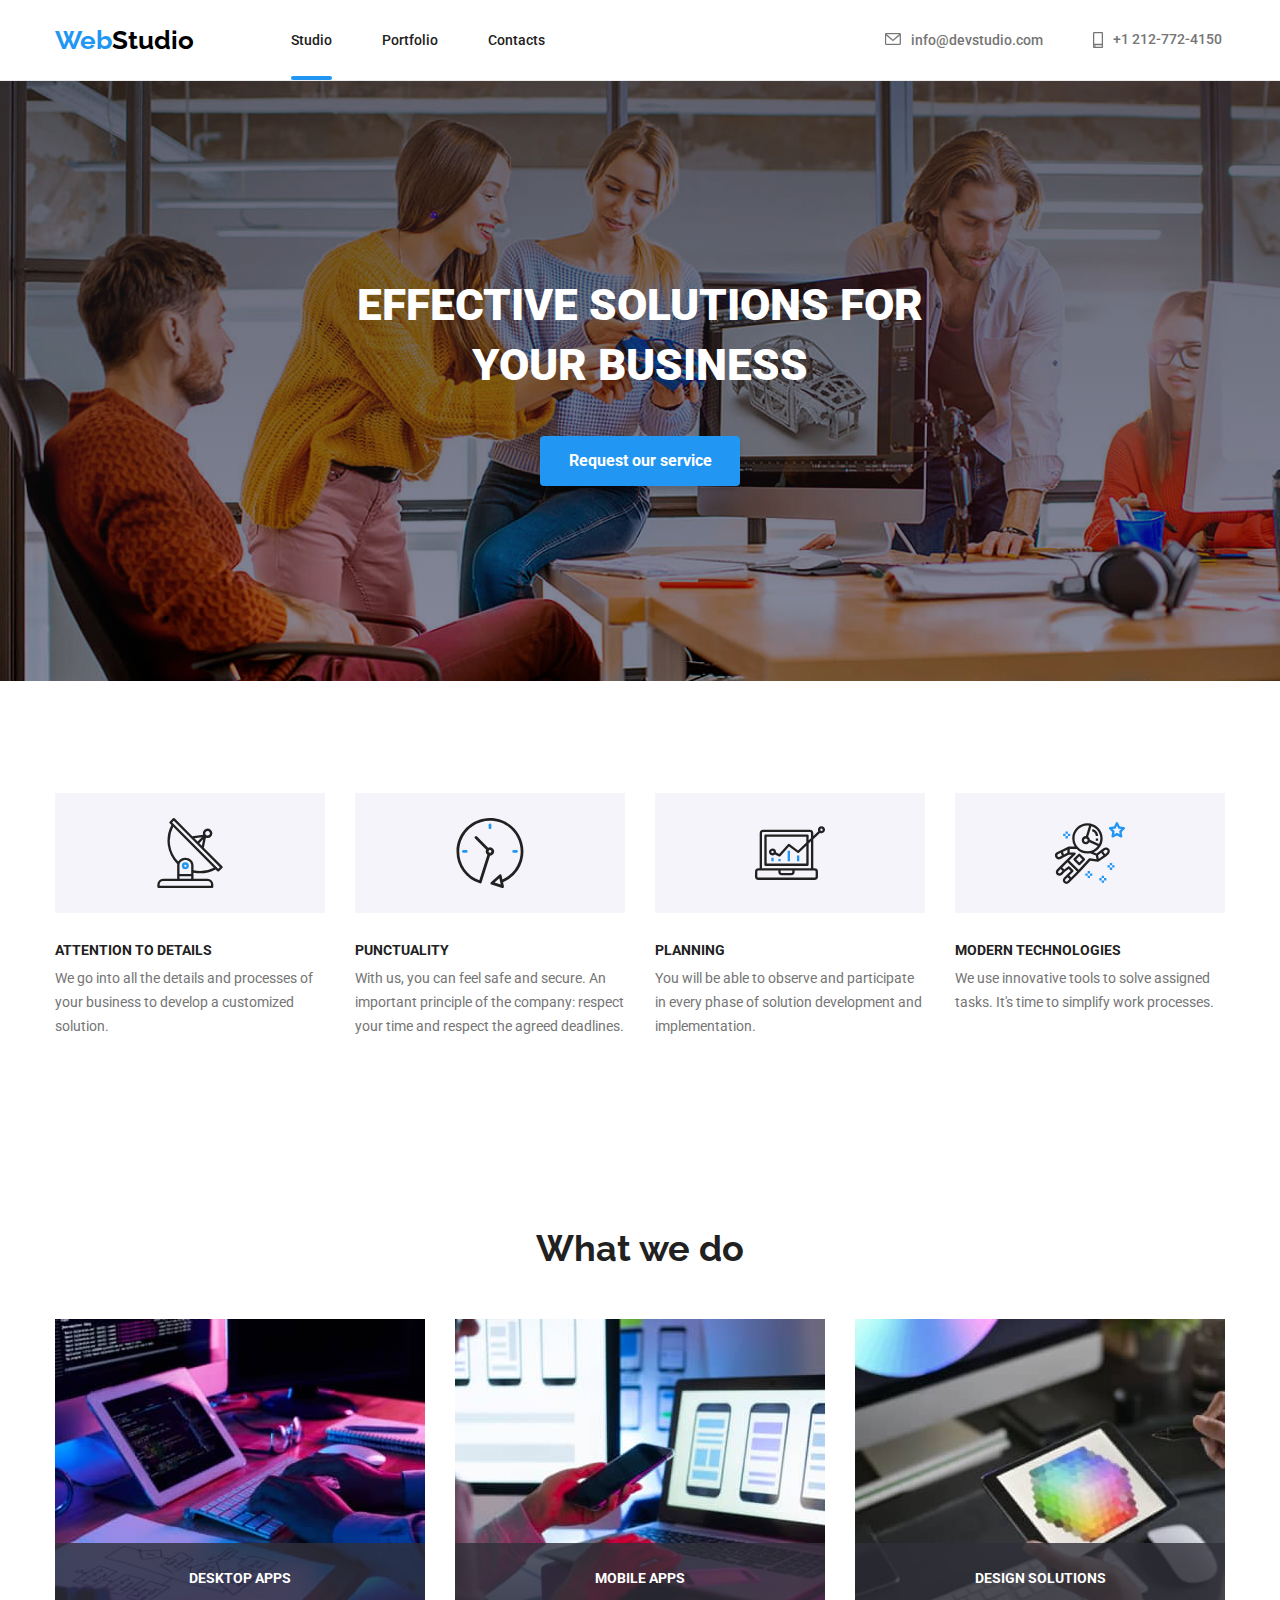
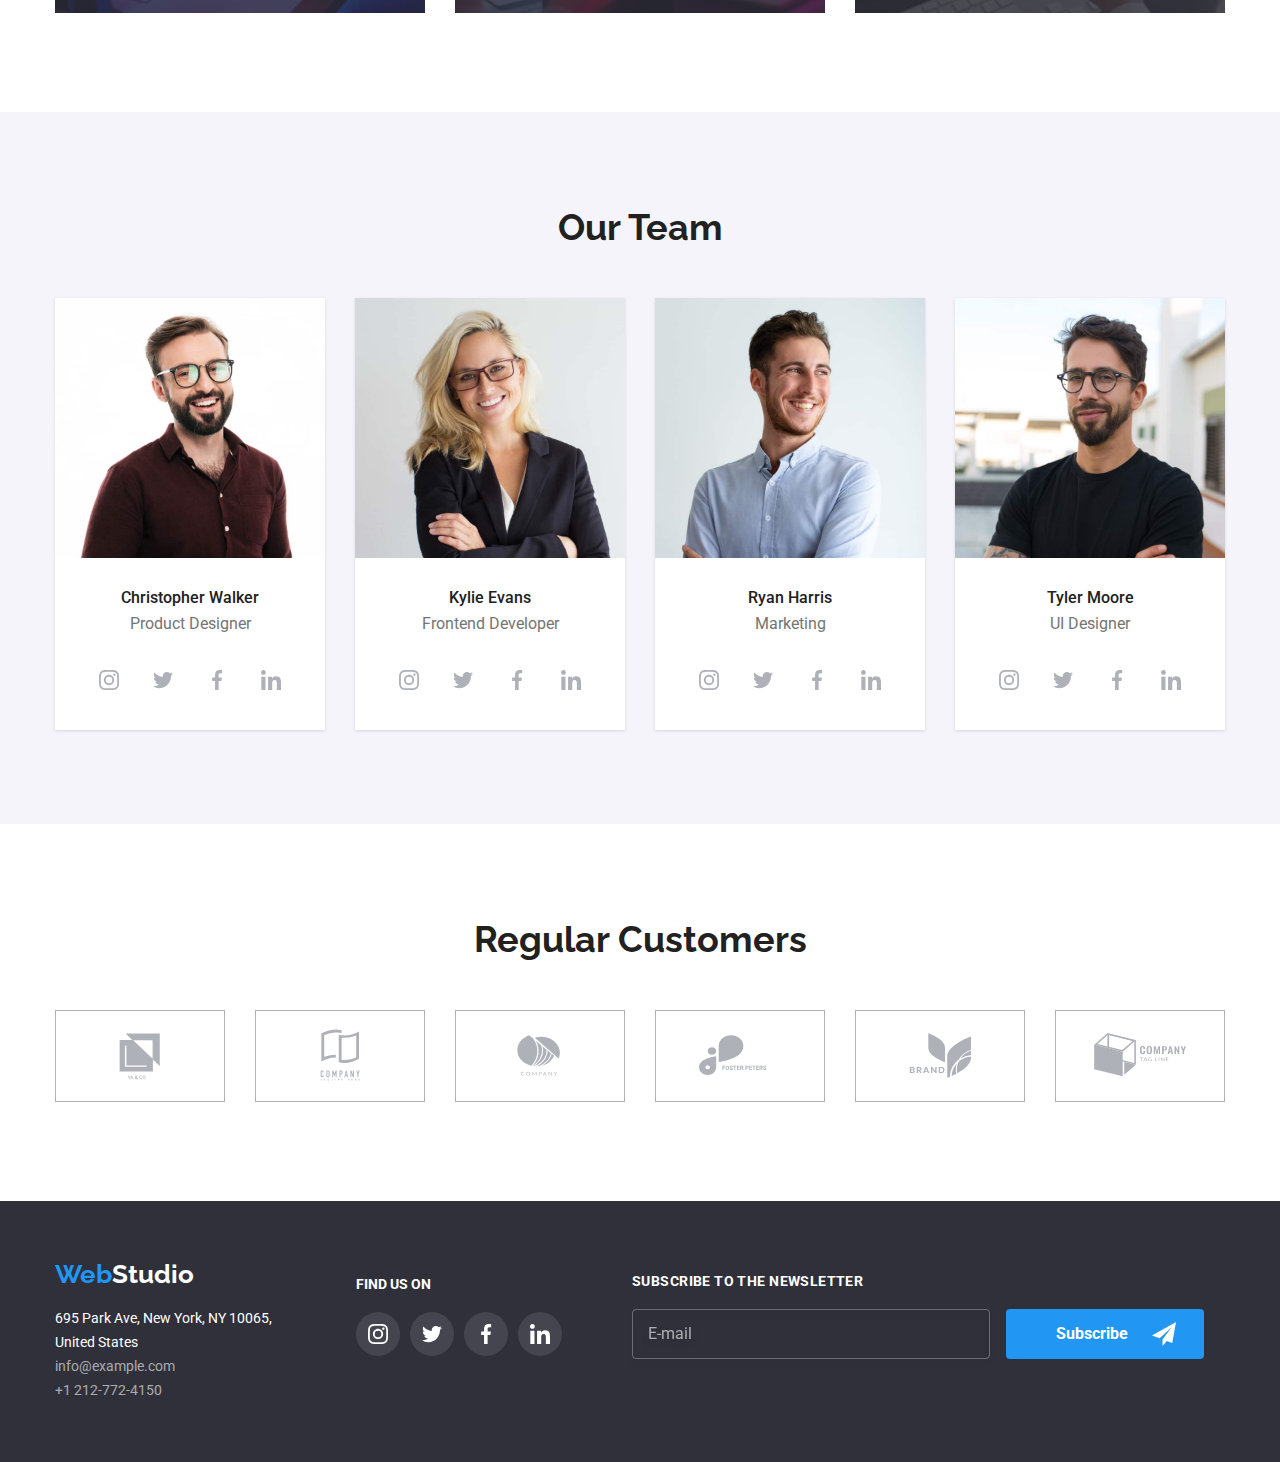
<file: index.html>
<!DOCTYPE html>
<html lang="pl">
  <head>
    <meta charset="UTF-8" />
    <meta http-equiv="X-UA-Compatible" content="IE=edge" />
    <meta name="viewport" content="width=device-width, initial-scale=1.0" />
    <title>Studio</title>
    <link rel="preconnect" href="https://fonts.googleapis.com" />
    <link rel="preconnect" href="https://fonts.gstatic.com" crossorigin />
    <link
      href="https://fonts.googleapis.com/css2?family=Raleway:wght@700&family=Roboto:wght@400;500;700;900&display=swap"
      rel="stylesheet"
    />
    <link rel="stylesheet" href="./css/modern-normalize.css" />
    <link rel="stylesheet" href="./css/styles.css" />
  </head>
  <body>
   
    <header>
      <div class="backdrop is-hidden" data-modal><div class="modal"><button class="modal-btn" data-modal-close><svg width="30" height="30">
        <use href="./images/icons.svg#icon-close"></use></svg>
      </button>
    <div><form><h3 class="modalHeader">Leave you information and we'll call you back</h3>
    <label class="modalLabel">  
      <svg class="modalIcon" width="18" height="18">
        
        <use href="./images/icons.svg#icon-person"></use></svg>
        Name
      <input class="modalInput" type="text" name="username">
      </label>
    <label class="modalLabel"> <svg class="modalIcon" width="18" height="18">
        <use href="./images/icons.svg#icon-phone"></use></svg>
        Telephone
      <input class="modalInput" type="tel" name="tel"></label>
    <label class="modalLabel"> <svg class="modalIcon" width="18" height="18">
        <use href="./images/icons.svg#icon-email-modal"></use></svg>
        Email
      <input class="modalInput" type="email" name="email"></label>
      <label class="modalLabel"> 
        Comments
      <textarea class="modalInput modalInputTextarea" type="text" name="comment" placeholder="Enter the text"></textarea></label>
   
    <label class=modalTerms>
      <input class="modalCheckbox" type="checkbox" name="terms">
      
        <svg class="modalIcon" width="16" height="15">
        <use href="./images/icons.svg#icon-checkbox"></use></svg>
        <span class="termsText">I agree with the newsletter and accept the <a href="#">Terms</a> and <a href="#"> Conditions</a> </span>
     

    </label>
    <div>
    <button class="modalSubmitButton" type="submit">Send</button></div>
    </form></div>
    
    </div>
          
    
    </div>
      <div class="border-div">
        <div class="container">
          <div class="header-style">
            <nav class="navbar">
              <a href="#" class="logo"
                >Web<span class="logoSecondColor">Studio</span></a
              >
              <ul class="navbarLinks">
                <li><a href="./index.html" class="navLink currentPage">Studio</a></li>
                <li>
                  <a href="./portfolio.html" class="navLink">Portfolio</a>
                </li>
                <li><a href="#" class="navLink">Contacts</a></li>
              </ul>
            </nav>
            <ul class="header-contacts">
              <li>
                <a href="mailto:info@devstudio.com" class="navAdress">
                  <svg class="contactIcon" width="16" height="12"><use href="./images/icons.svg#icon-envelope"></use></svg>

                  info@devstudio.com
                </a>
              </li>
              <li>
                <a href="Tel:+380961111111" class="navAdress">
                <svg class="contactIcon" width="10" height="16"><use href="./images/icons.svg#icon-smartphone"></use></svg>
                
                  +1 212-772-4150
                
                </a>
              </li>
            </ul>
          </div>
        </div>
      </div>
    </header>
    <main>
      <section class="section bannerBg">
        <div class="container">
          <div class="bannerSection">
            <h1 class="mainSign">EFFECTIVE SOLUTIONS FOR YOUR BUSINESS</h1>
            <button type="button" class="indexButton" data-modal-open>
              Request our service
            </button>
            
        </div>
      </section>

      <section class="section">
        <div class="container">
          <h2 class="emptyHeader"></h2>
          <ul class="rulesList">
            <li class="rulesItem">
              <div class="rulesItem-bg"><svg class="icon-rules" width="70" height="70"><use href="./images/icons.svg#icon-antenna"></use></svg> </div>
              <h3 class="textBlockTitle">ATTENTION TO DETAILS</h3>
              <p class="textBlock">
                We go into all the details and processes of your business to
                develop a customized solution.
              </p>
            </li>
            <li class="rulesItem">
              <div class="rulesItem-bg"><svg class="icon-rules" width="70" height="70"><use href="./images/icons.svg#icon-clock"></use></svg> </div>
              <h3 class="textBlockTitle">PUNCTUALITY</h3>
              <p class="textBlock">
                With us, you can feel safe and secure. An important principle of
                the company: respect your time and respect the agreed deadlines.
              </p>
            </li>
            <li class="rulesItem">
              <div class="rulesItem-bg"><svg class="icon-rules" width="70" height="70"><use href="./images/icons.svg#icon-diagram"></use></svg> </div>
              <h3 class="textBlockTitle">PLANNING</h3>
              <p class="textBlock">
                You will be able to observe and participate in every phase of
                solution development and implementation.
              </p>
            </li>
            <li class="rulesItem">
              <div class="rulesItem-bg"><svg class="icon-rules" width="70" height="70"><use href="./images/icons.svg#icon-astronaut"></use></svg> </div>
              <h3 class="textBlockTitle">MODERN TECHNOLOGIES</h3>
              <p class="textBlock">
                We use innovative tools to solve assigned tasks. It's time to
                simplify work processes.
              </p>
            </li>
          </ul>
        </div>
      </section>
      <section class="section">
        <div class="container">
          <div class="rulesDiv">
          <h2 class="sectionTitle">What we do</h2>
          <ul class="wwdList">
            <li>
              <img
                src="./images/wwd1.jpg"
                width="370"
                height="294"
                alt="programista przy pracy"
              />
              <div class="wwdDescription"><p class="wwdText">DESKTOP APPS</p></div>
            </li>
            <li>
              <img
                src="./images/wwd2.jpg"
                width="370"
                height="294"
                alt="tworzenie aplikacji mobilnych"
              />
              <div class="wwdDescription"><p class="wwdText">Mobile APPS</p></div>
            </li>
            <li>
              <img
                src="./images/wwd3.jpg"
                width="370"
                height="294"
                alt="webdesigner przy pracy"
              />
              <div class="wwdDescription"><p class="wwdText">DESIGN SOLUTIONS</p></div>
            </li>
          </ul>
        </div>
        </div>
      </section>

      <section class="teamSection section">
        <div class="container">
<div class="teamDiv">
        <h2 class="sectionTitle">Our Team</h2>
        <ul class="teamList">
          <li>
            <img
              src="./images/teammember1.jpg"
              width="270"
              height="260"
              alt="zdjęcie Christophera Walkera"
            />
<div class="photoDescription">
            <h3 class="memberName">Christopher Walker</h3>
            <p class="memberDescription">Product Designer</p>
            <ul class="teamSocials">
              <li><a href="#"><svg class="" width="20" height="20"><use href="./images/icons.svg#icon-instagram"></use></svg></a></li>
              <li><a href="#"><svg class="" width="20" height="20"><use href="./images/icons.svg#icon-twitter"></use></svg></a></li>
              <li><a href="#"><svg class="" width="20" height="20"><use href="./images/icons.svg#icon-facebook"></use></svg></a></li>
              <li><a href="#"><svg class="" width="20" height="20"><use href="./images/icons.svg#icon-linkedin"></use></svg></a></li>
            </ul>
            </div>
          </li>
          
          <li>
            <img
              src="./images/teammember2.jpg"
              width="270"
              height="260"
              alt="zdjęcie Kylie Evans"
            />
<div class="photoDescription">
            <h3 class="memberName">Kylie Evans</h3>
            <p class="memberDescription">Frontend Developer</p>
            <ul class="teamSocials">
              <li><a href="#"><svg class="" width="20" height="20"><use href="./images/icons.svg#icon-instagram"></use></svg></a></li>
              <li><a href="#"><svg class="" width="20" height="20"><use href="./images/icons.svg#icon-twitter"></use></svg></a></li>
              <li><a href="#"><svg class="" width="20" height="20"><use href="./images/icons.svg#icon-facebook"></use></svg></a></li>
              <li><a href="#"><svg class="" width="20" height="20"><use href="./images/icons.svg#icon-linkedin"></use></svg></a></li>
            </ul>
            </div>
          </li>
          <li>
            <img
              src="./images/teammember3.jpg"
              width="270"
              height="260"
              alt="zdjęcie Ryana Harrisa"
            />
<div class="photoDescription">
            <h3 class="memberName">Ryan Harris</h3>
            <p class="memberDescription">Marketing</p>
            <ul class="teamSocials">
              <li><a href="#"><svg class="" width="20" height="20"><use href="./images/icons.svg#icon-instagram"></use></svg></a></li>
              <li><a href="#"><svg class="" width="20" height="20"><use href="./images/icons.svg#icon-twitter"></use></svg></a></li>
              <li><a href="#"><svg class="" width="20" height="20"><use href="./images/icons.svg#icon-facebook"></use></svg></a></li>
              <li><a href="#"><svg class="" width="20" height="20"><use href="./images/icons.svg#icon-linkedin"></use></svg></a></li>
            </ul>
            </div>
          </li>
          <li>
            <img
              src="./images/teammember4.jpg"
              width="270"
              height="260"
              alt="zdjęcie Tylera Moore"
            />
<div class="photoDescription">
            <h3 class="memberName">Tyler Moore</h3>
            <p class="memberDescription">UI Designer</p>
            <ul class="teamSocials">
              <li><a href="#"><svg class="" width="20" height="20"><use href="./images/icons.svg#icon-instagram"></use></svg></a></li>
              <li><a href="#"><svg class="" width="20" height="20"><use href="./images/icons.svg#icon-twitter"></use></svg></a></li>
              <li><a href="#"><svg class="" width="20" height="20"><use href="./images/icons.svg#icon-facebook"></use></svg></a></li>
              <li><a href="#"><svg class="" width="20" height="20"><use href="./images/icons.svg#icon-linkedin"></use></svg></a></li>
            </ul>
            </div>
          </li>
        </ul>
        </div>
        </div>
      </section>
      <section class="section">
        <div class="container">
           <h2 class="sectionTitle">Regular Customers</h2>
           <ul class="clientList">
            <li><svg class="clientIcon" width="170" height="92"><use href="./images/icons.svg#icon-client1"></use></svg></li>
            <li><svg class="clientIcon" width="170" height="92"><use href="./images/icons.svg#icon-client2"></use></svg></li>
            <li><svg class="clientIcon" width="170" height="92"><use href="./images/icons.svg#icon-client3"></use></svg></li>
            <li><svg class="clientIcon" width="170" height="92"><use href="./images/icons.svg#icon-client4"></use></svg></li>
            <li><svg class="clientIcon" width="170" height="92"><use href="./images/icons.svg#icon-client5"></use></svg></li>
            <li><svg class="clientIcon" width="170" height="92"><use href="./images/icons.svg#icon-client6"></use></svg></li> 
           </ul>
        </div>

      </section>
      
    </main>
    <footer>
      <div class="footerBg">
        <div class="container"><div class="footerWrapper">
          <div class="footer-style">
          <a href="./index.html" class="logo"
            >Web<span class="logoFooterColor">Studio</span></a
          >
          <address>
            <p class="footerAdress">
              695 Park Ave, New York, NY 10065, United States
            </p>
            <ul class="footerContactList">
              <li>
                <a href="mailto:info@example.com" class="footerContact">
                  info@example.com
                </a>
              </li>
              <li>
                <a href="Tel:+1212-772-4150" class="footerContact">
                  +1 212-772-4150
                </a>
              </li>
            </ul>
          </address>
        </div>
        <div class="footerSocials">
          <p>find us on</p>
          <ul class="footerSocialsList">
              <li><a href="#"><svg class="" width="20" height="20"><use href="./images/icons.svg#icon-instagram"></use></svg></a></li>
              <li><a href="#"><svg class="" width="20" height="20"><use href="./images/icons.svg#icon-twitter"></use></svg></a></li>
              <li><a href="#"><svg class="" width="20" height="20"><use href="./images/icons.svg#icon-facebook"></use></svg></a></li>
              <li><a href="#"><svg class="" width="20" height="20"><use href="./images/icons.svg#icon-linkedin"></use></svg></a></li>
            </ul>
        </div>
       <form class="newsletter">
        <label><span class="newsletterHeader">Subscribe to the newsletter</span><input class="newsletterInput" type="email" name="email" placeholder="E-mail"></label>
       <button class="newsletterButton" type="submit">Subscribe
        <svg width="24" height="24" class="newsletterIcon">
             <use href="./images/icons.svg#icon-send"></use>
            </svg>
          </button>
      </form>
        </div>
      </div>
    </footer>
      
    <script src="./js/modal.js"></script>
   
  </body>
</html>
</file>
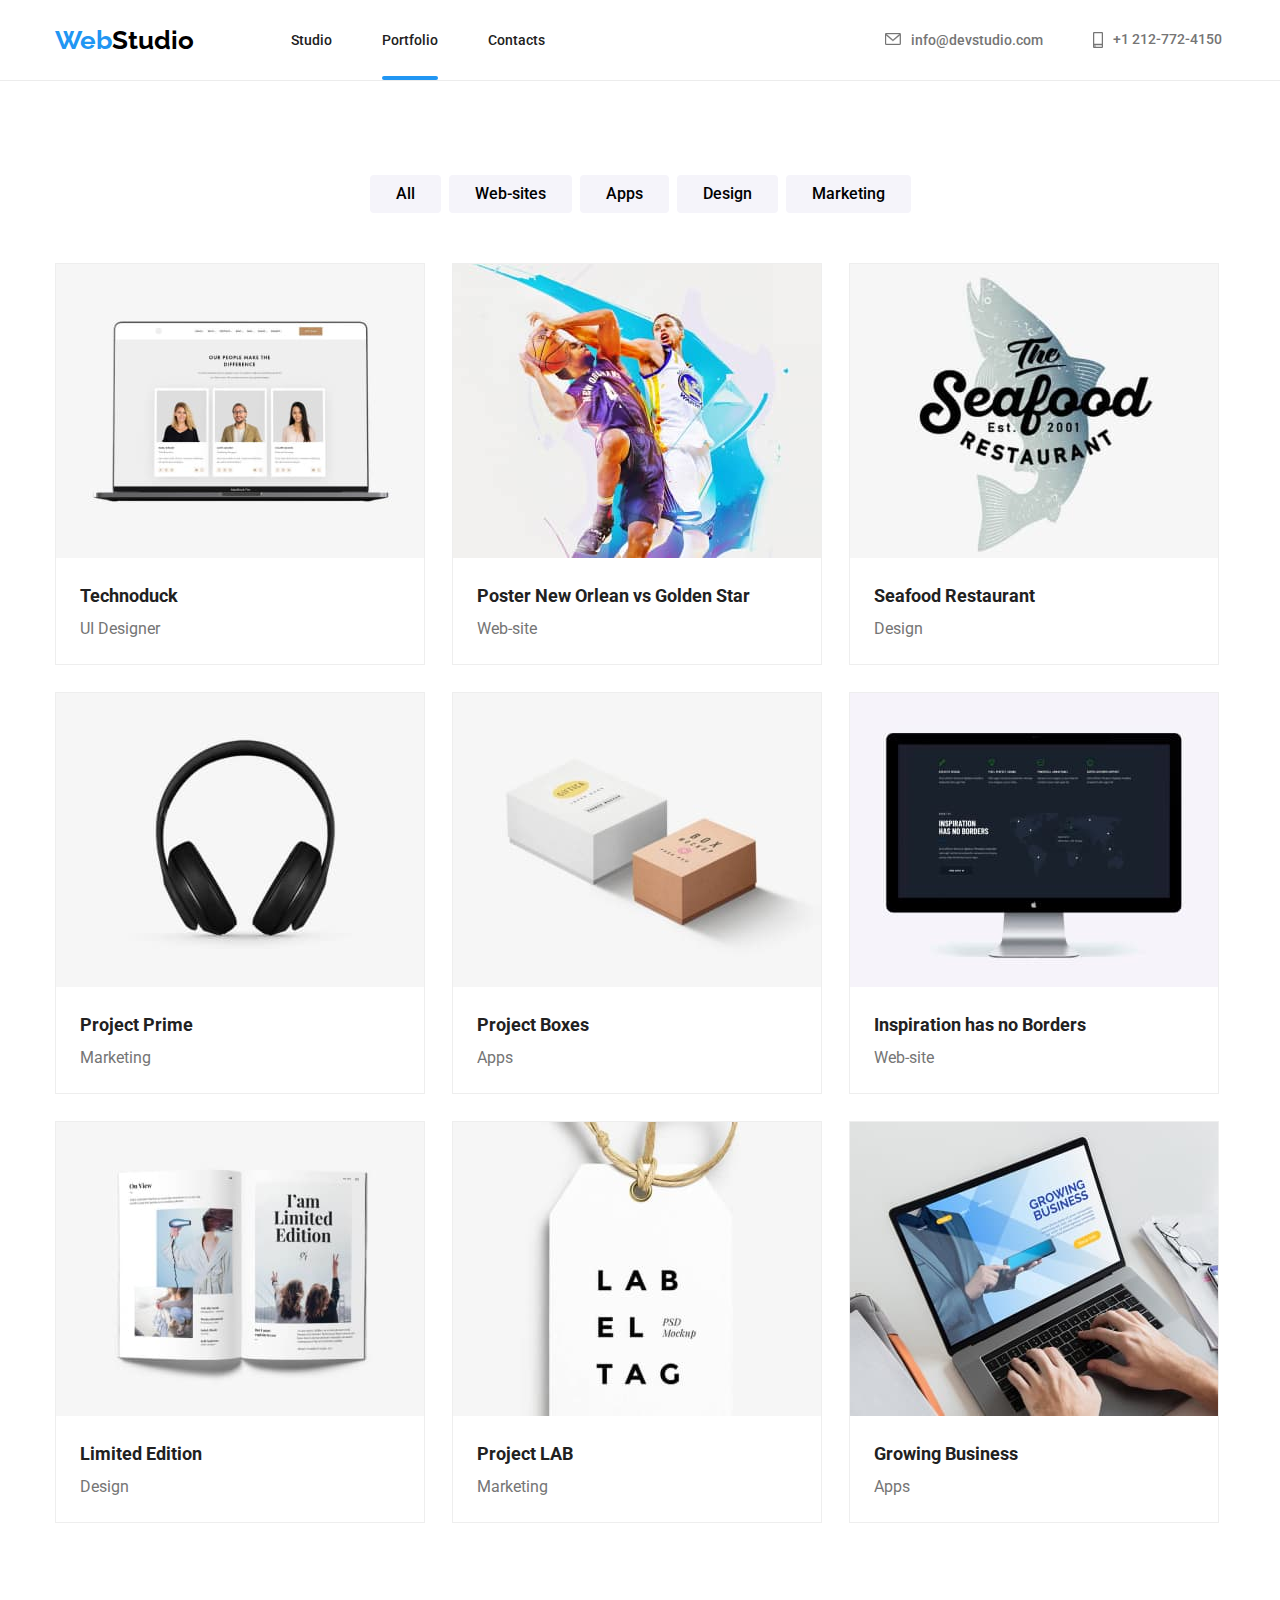
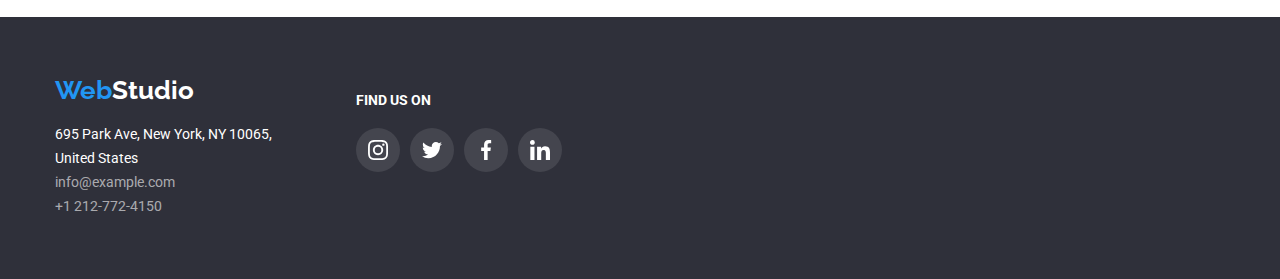
<file: portfolio.html>
<!DOCTYPE html>
<html lang="pl">
  <head>
    <meta charset="UTF-8" />
    <meta http-equiv="X-UA-Compatible" content="IE=edge" />
    <meta name="viewport" content="width=	, initial-scale=1.0" />
    <title>Portfolio</title>
    <link rel="preconnect" href="https://fonts.googleapis.com" />
    <link rel="preconnect" href="https://fonts.gstatic.com" crossorigin />
    <link
      href="https://fonts.googleapis.com/css2?family=Raleway:wght@700&family=Roboto:wght@400;500;700;900&display=swap"
      rel="stylesheet"
    />
    <link rel="stylesheet" href="./css/modern-normalize.css" />
    <link rel="stylesheet" href="./css/styles.css" />
  </head>
  <body>
   <header>
      <div class="border-div">
        <div class="container">
          <div class="header-style">
            <nav class="navbar">
              <a href="#" class="logo"
                >Web<span class="logoSecondColor">Studio</span></a
              >
              <ul class="navbarLinks">
                <li><a href="./index.html" class="navLink">Studio</a></li>
                <li>
                  <a href="./portfolio.html" class="navLink currentPage">Portfolio</a>
                </li>
                <li><a href="#" class="navLink">Contacts</a></li>
              </ul>
            </nav>
            <ul class="header-contacts">
              <li>
                <a href="mailto:info@devstudio.com" class="navAdress">
                  <svg class="contactIcon" width="16" height="12"><use href="./images/icons.svg#icon-envelope"></use></svg>

                  info@devstudio.com
                </a>
              </li>
              <li>
                <a href="Tel:+380961111111" class="navAdress">
                <svg class="contactIcon" width="10" height="16"><use href="./images/icons.svg#icon-smartphone"></use></svg>
                
                  +1 212-772-4150
                
                </a>
              </li>
            </ul>
          </div>
        </div>
      </div>
    </header>

    <main>
      <section class="section">
        <div class="container">
        <ul class="buttonList">
          <li><button class="portfolioButton" type="button">All</button></li>
          <li>
            <button class="portfolioButton" type="button">Web-sites</button>
          </li>
          <li><button class="portfolioButton" type="button">Apps</button></li>
          <li>
            <button class="portfolioButton" type="button">Design</button>
          </li>
          <li>
            <button class="portfolioButton" type="button">Marketing</button>
          </li>
        </ul>
        </div>
      
        <div class="container">
        <ul class="itemList">
          <li><div><div class="overflowContainer">
            <div class="itemHoverBox"><p>Technoduck is a state-of-the-art coronavirus distribution platform.
               Companies use this platform for digital espionage and attacks on competitors' secure servers.</p></div>
            <img
              src="./images/technoduck.jpg"
              width="370"
              height="294"
              alt="laptop z otwartą stroną internetową"
            />
            </div>
            <h3 class="itemName">Technoduck</h3>
            <p class="itemDescription">UI Designer</p>
            
          </div>
          </li>

          <li><div><div class="overflowContainer">
            <div class="itemHoverBox"><p>Technoduck is a state-of-the-art coronavirus distribution platform.
               Companies use this platform for digital espionage and attacks on competitors' secure servers.</p></div>
            <img
              src="./images/poster.jpg"
              width="370"
              height="294"
              alt="plakat z koszykarzami"
            />
              </div>
            <h3 class="itemName">Poster New Orlean vs Golden Star</h3>
            <p class="itemDescription">Web-site</p>
            </div>
          </li>

          <li><div><div class="overflowContainer">
            <div class="itemHoverBox"><p>Technoduck is a state-of-the-art coronavirus distribution platform.
               Companies use this platform for digital espionage and attacks on competitors' secure servers.</p></div>
            <img
              src="./images/restaurant.jpg"
              width="370"
              height="294"
              alt="logo restauracji"
            />
</div>
            <h3 class="itemName">Seafood Restaurant</h3>
            <p class="itemDescription">Design</p></div>
          </li>

          <li><div><div class="overflowContainer">
            <div class="itemHoverBox"><p>Technoduck is a state-of-the-art coronavirus distribution platform.
               Companies use this platform for digital espionage and attacks on competitors' secure servers.</p></div>
            <img
              src="./images/prime.jpg"
              width="370"
              height="294"
              alt="zdjęcie otawrtej aplikacji webowej"
            />
</div>
            <h3 class="itemName">Project Prime</h3>
            <p class="itemDescription">Marketing</p></div>
          </li>

          <li><div><div class="overflowContainer">
            <div class="itemHoverBox"><p>Technoduck is a state-of-the-art coronavirus distribution platform.
               Companies use this platform for digital espionage and attacks on competitors' secure servers.</p></div>
            <img
              src="./images/boxes.jpg"
              width="370"
              height="294"
              alt="słuchawki"
            />
</div>
            <h3 class="itemName">Project Boxes</h3>
            <p class="itemDescription">Apps</p></div>
          </li>

          <li><div><div class="overflowContainer">
            <div class="itemHoverBox"><p>Technoduck is a state-of-the-art coronavirus distribution platform.
               Companies use this platform for digital espionage and attacks on competitors' secure servers.</p></div>
            <img
              src="./images/inspiration.jpg"
              width="370"
              height="294"
              alt="2 pudełka"
            />
</div>
            <h3 class="itemName">Inspiration has no Borders</h3>
            <p class="itemDescription">Web-site</p></div>
          </li>

          <li><div><div class="overflowContainer">
            <div class="itemHoverBox"><p>Technoduck is a state-of-the-art coronavirus distribution platform.
               Companies use this platform for digital espionage and attacks on competitors' secure servers.</p></div>
            <img
              src="./images/limited.jpg"
              width="370"
              height="294"
              alt="otwarta książka"
            />
</div>
            <h3 class="itemName">Limited Edition</h3>
            <p class="itemDescription">Design</p></div>
          </li>

          <li><div><div class="overflowContainer">
            <div class="itemHoverBox"><p>Technoduck is a state-of-the-art coronavirus distribution platform.
               Companies use this platform for digital espionage and attacks on competitors' secure servers.</p></div>
            <img
              src="./images/lab.jpg"
              width="370"
              height="294"
              alt="metka z napisem label tag"
            />
</div>
            <h3 class="itemName">Project LAB</h3>
            <p class="itemDescription">Marketing</p></div>
          </li>

          <li><div><div class="overflowContainer">
            <div class="itemHoverBox"><p>Technoduck is a state-of-the-art coronavirus distribution platform.
               Companies use this platform for digital espionage and attacks on competitors' secure servers.</p></div>
            <img
              src="./images/business.jpg"
              width="370"
              height="294"
              alt="człowiek pracujący na laptopie"
            />
</div>
            <h3 class="itemName">Growing Business</h3>
            <p class="itemDescription">Apps</p></div>
          </li>
        </ul>
        </div>
      </section>
    </main>
    <footer>
      <div class="footerBg">
        <div class="container"><div class="footerWrapper">
          <div class="footer-style">
          <a href="./index.html" class="logo"
            >Web<span class="logoFooterColor">Studio</span></a
          >
          <address>
            <p class="footerAdress">
              695 Park Ave, New York, NY 10065, United States
            </p>
            <ul class="footerContactList">
              <li>
                <a href="mailto:info@example.com" class="footerContact">
                  info@example.com
                </a>
              </li>
              <li>
                <a href="Tel:+1212-772-4150" class="footerContact">
                  +1 212-772-4150
                </a>
              </li>
            </ul>
          </address>
        </div>
        <div class="footerSocials">
          <p>find us on</p>
          <ul class="footerSocialsList">
              <li><a href="#"><svg class="" width="20" height="20"><use href="./images/icons.svg#icon-instagram"></use></svg></a></li>
              <li><a href="#"><svg class="" width="20" height="20"><use href="./images/icons.svg#icon-twitter"></use></svg></a></li>
              <li><a href="#"><svg class="" width="20" height="20"><use href="./images/icons.svg#icon-facebook"></use></svg></a></li>
              <li><a href="#"><svg class="" width="20" height="20"><use href="./images/icons.svg#icon-linkedin"></use></svg></a></li>
            </ul>
        </div>
        </div>
      </div>
    </footer>
  </body>
</html>
</file>
<file: css/styles.css>
:root {
  --main-color: #fff;
  --primary-color: #2f303a;
  --secondary-color: #2196f3;
  --text-color: #212121;
  --secondary-text-color: #757575;
  --button-portfolio-color: #f5f4fa;
  --main-color-transp: #ffffff99;
  --logo-second-color: #000000;
  --border-color: #ececec;
  --border-secondary-color: #eee;
  --gradient1: rgba(47, 48, 58, 0.4);
  --gradient2: rgba(255, 255, 255, 0);
  --logo-clients-color: #afb1b8;
  --footer-social-color: rgba(255, 255, 255, 0.1);
}

body {
  font-family: "Roboto", sans-serif;
  color: var(--text-color);
}

.section {
  padding-block: 94px;
}
.container {
  margin: 0 auto;
  width: 100%;
  max-width: 1200px;
  padding: 0 15px;
}
.header-style {
  display: flex;
  height: 80px;
}
.header-contacts {
  display: flex;
  align-items: center;
  list-style: none;
  gap: 50px;
  justify-content: right;
}

.navbar {
  align-items: center;
  display: flex;
  width: 100%;
}
.navbarLinks {
  display: flex;
  align-items: center;
  margin-left: 97px;
  list-style: none;
  gap: 50px;
}
.footer-style {
  display: flex;
  flex-direction: column;
  gap: 20px;

  padding-block: 60px;
}
.portfolioButton {
  background-color: var(--button-portfolio-color);
  cursor: pointer;
  font-weight: 500;
  font-size: 16px;
  line-height: 1.62;
  border-radius: 4px;
  transition: background-color, color;
  transition-duration: 250ms;
  transition-timing-function: cubic-bezier(0.4, 0, 0.2, 1);
}
.portfolioButton:hover,
.portfolioButton:focus {
  background-color: var(--secondary-color);
  color: var(--main-color);
  box-shadow: 0px 2px 2px 0px #0000001f;

  box-shadow: 0px 1px 2px 0px #00000014;

  box-shadow: 0px 3px 1px 0px #0000001a;
}
.logo {
  text-decoration: none;
  color: var(--secondary-color);
  font-family: Raleway;
  font-size: 26px;
  font-weight: 700;
  line-height: 1;
}
.navLink {
  position: relative;
  text-decoration: none;
  color: var(--text-color);
  font-size: 14px;
  font-weight: 500;
  line-height: 1;
  transition: color 250ms;
  transition-timing-function: cubic-bezier(0.4, 0, 0.2, 1);
}
.navAdress {
  display: block;
  text-decoration: none;
  color: var(--secondary-text-color);
  font-size: 14px;
  font-weight: 500;
  line-height: 1;
  transition: color 250ms;
  transition-timing-function: cubic-bezier(0.4, 0, 0.2, 1);
}
.navLink:hover,
.navLink:focus {
  color: var(--secondary-color);
}
.navAdress:hover,
.navAdress:focus {
  color: var(--secondary-color);
}
.header-contacts li a {
  display: flex;
  gap: 10px;
}

.footerAdress {
  color: var(--main-color);
  font-size: 14px;
  line-height: 1.71;
  font-style: normal;
  width: 231px;
}
.footerContact {
  color: var(--main-color-transp);
  font-size: 14px;
  line-height: 1.71;
  font-style: normal;
  text-decoration: none;
  transition: color 250ms;
  transition-timing-function: cubic-bezier(0.4, 0, 0.2, 1);
}
.footerContact:hover,
.footerContact:focus {
  color: var(--secondary-color);
}
.footerContactList {
  list-style: none;
  padding-left: 0px;
}
.itemName {
  font-size: 18px;
  line-height: 2;
  text-indent: 24px;
  padding-top: 20px;
}
.itemDescription {
  line-height: 1.88;
  color: var(--secondary-text-color);
  font-size: 16px;
  text-indent: 24px;
  padding-bottom: 20px;
}
.mainSign {
  font-weight: 900;
  color: var(--main-color);
  font-size: 44px;
  line-height: 1.36;
  text-align: center;
  width: 50%;
}
.indexButton {
  background-color: var(--secondary-color);
  color: var(--main-color);
  font-weight: 700;
  font-size: 16px;
  line-height: 1.88;
  cursor: pointer;
  width: 200px;
  height: 50px;
  border-radius: 4px;
  box-shadow: 0px 4px 4px rgba(0, 0, 0, 0.15);
  border: none;
}
.textBlock {
  font-size: 14px;
  line-height: 1.71;
  color: var(--secondary-text-color);
}
.textBlockTitle {
  font-size: 14px;
  line-height: 1;
}
.sectionTitle {
  font-size: 36px;
  line-height: 1.17;
  font-family: Raleway;
  text-align: center;
}
.memberName {
  font-weight: 500;
  font-size: 16px;
  line-height: 1;
}
.memberDescription {
  color: var(--secondary-text-color);
  line-height: 1;
  margin-bottom: 16px;
}
.logoSecondColor {
  color: var(--logo-second-color);
}
.logoFooterColor {
  color: var(--main-color);
}

.bannerSection {
  height: 412px;
  display: flex;
  align-items: center;
  flex-direction: column;
  justify-content: center;
  gap: 40px;
}

.emptyHeader {
  display: inline-block;
  height: 0;
}

.rulesList {
  display: flex;
  list-style: none;
  justify-content: space-between;
}
.rulesItem {
  flex-basis: 270px;
}
.wwdList {
  display: flex;
  list-style: none;
  justify-content: center;
  gap: 30px;
}
.teamSection {
  background-color: var(--button-portfolio-color);
}
.teamList {
  display: flex;
  list-style: none;
  justify-content: center;
  gap: 30px;
}
.teamList li {
  background-color: var(--main-color);
  text-align: center;
}
.buttonList {
  list-style: none;
  display: flex;
  justify-content: center;
  gap: 8px;
}
.buttonList li button {
  padding-inline: 26px;
  padding-block: 6px;
  border: none;
  margin-bottom: 50px;
}
.itemList {
  gap: 27px;
  list-style: none;
  flex-wrap: wrap;
  display: flex;
}

.itemList li {
  flex-basis: calc((100% - 60px) / 3);
  transition: box-shadow 250ms;
  transition-timing-function: cubic-bezier(0.4, 0, 0.2, 1);
  position: relative;
  overflow: hidden;
}
.itemList li > div {
  border: 1px solid var(--border-secondary-color);
}

*,
*::after,
*::before {
  margin: 0;
  padding: 0;
}
.border-div {
  border-bottom: 1px solid var(--border-color);
}
.bannerBg {
  background: linear-gradient(var(--gradient1), var(--gradient2)),
    url("../images/ImgOverlay.jpg");
  margin: auto;
  background-size: cover;
  max-width: 1600px;
}
.rulesDiv {
  display: flex;
  flex-direction: column;
  gap: 50px;
}
.teamDiv {
  display: flex;
  flex-direction: column;
  gap: 50px;
}
.photoDescription {
  display: flex;
  height: 108px;
  flex-direction: column;
  justify-content: center;
  gap: 10px;
  width: 270px;
  height: 168px;
}
.footerBg {
  background-color: var(--primary-color);
}

.header-contacts li {
  min-width: 132px;
}
.clientList {
  margin-top: 50px;
  display: flex;
  list-style: none;
  gap: 30px;
}
.clientIcon {
  border: 1px solid var(--logo-clients-color);

  fill: var(--logo-clients-color);
  transition: fill 250ms;
  transition-timing-function: cubic-bezier(0.4, 0, 0.2, 1);
}
.clientIcon:hover {
  border: 1px solid var(--secondary-color);
  fill: var(--secondary-color);
}
.header-contacts li {
  stroke: var(--secondary-text-color);
  fill: var(--secondary-text-color);
  transition: fill, stroke 250ms;
  transition-timing-function: cubic-bezier(0.4, 0, 0.2, 1);
}
.header-contacts li:hover {
  stroke: var(--secondary-color);
  fill: var(--secondary-color);
}

.rulesItem h3 {
  margin-bottom: 10px;
}
.rulesItem-bg {
  width: 270px;
  height: 120px;
  background-color: var(--button-portfolio-color);
  margin-bottom: 30px;
}
.icon-rules {
  margin-left: calc(50% - 35px);
  margin-top: 25px;
}
.teamSocials {
  display: flex;
  list-style: none;
  gap: 10px;
  fill: var(--logo-clients-color);
  margin-left: 32px;
}
.teamSocials li {
  transition: fill 250ms;
  transition-timing-function: cubic-bezier(0.4, 0, 0.2, 1);
}
.teamSocials li:hover,
.teamSocials li:focus {
  fill: var(--main-color);
}
.teamSocials li a {
  display: block;
  border-radius: 50%;
  height: 44px;
  width: 44px;
  padding: calc(50% - 10px);
  transition: background-color 250ms;
  transition-timing-function: cubic-bezier(0.4, 0, 0.2, 1);
}
.teamSocials li a:hover,
.teamSocials li a:focus {
  background-color: var(--secondary-color);
}
.footerWrapper {
  display: flex;
  gap: 70px;
}
.footerSocials {
  padding-block: 60px;
}
.footerSocials p {
  text-transform: uppercase;
  font-family: Roboto;
  font-size: 14px;
  font-weight: 700;
  line-height: 16px;
  color: var(--main-color);
  padding-top: 15px;
  padding-bottom: 20px;
}
.footerSocialsList {
  display: flex;
  list-style: none;
  gap: 10px;
  fill: var(--main-color);
}
.footerSocialsList li a {
  display: block;
  border-radius: 50%;
  height: 44px;
  width: 44px;
  padding: calc(50% - 10px);
  background-color: var(--footer-social-color);
  transition: background-color 250ms;
  transition-timing-function: cubic-bezier(0.4, 0, 0.2, 1);
}
.footerSocialsList li a:hover,
.footerSocialsList li a:focus {
  background-color: var(--secondary-color);
}
.teamList > li {
  box-shadow: 0px 2px 1px 0px #00000033;

  box-shadow: 0px 1px 1px 0px #00000024;

  box-shadow: 0px 1px 3px 0px #0000001f;
}
.itemList li:hover {
  box-shadow: 4px 7px 9px 0px #00000029;

  box-shadow: 0px 7px 7px 0px #0000000f;

  box-shadow: 0px 5px 5px 0px #0000001f;
}
.currentPage::after {
  content: "";
  position: absolute;
  width: 100%;
  height: 4px;
  background-color: var(--secondary-color);
  bottom: -32px;
  left: 0;
  border-radius: 2px;
}
.wwdList li {
  position: relative;
}
.wwdDescription {
  position: absolute;
  width: 100%;
  height: 70px;
  background-color: rgba(47, 48, 58, 0.8);
  top: 224px;
  text-align: center;
}
.wwdText {
  color: var(--main-color);
  font-size: 14px;
  font-weight: 700;
  margin-top: 27px;
  text-transform: uppercase;
}
.itemHoverBox {
  position: absolute;
  height: 100%;
  width: 100%;
  background: #2196f3e5;
  transform: translateY(100%);
  transition: transform 250ms;
  transition-timing-function: cubic-bezier(0.4, 0, 0.2, 1);
}
.itemHoverBox p {
  color: var(--main-color);
  margin-inline: 24px;
  margin-top: 63px;
  font-size: 18px;
  line-height: 28px;
}
.itemList li:hover .itemHoverBox {
  transform: translate(0, 0);
}
.overflowContainer {
  position: relative;
  overflow: hidden;
}
.backdrop {
  display: flex;
  position: fixed;
  width: 100%;
  height: 100%;
  background: rgba(0, 0, 0, 0.2);
  transition: transform 0.25s;
  z-index: 3;
}
.is-hidden {
  transform: translateX(-100%);
}
.modal {
  width: 528px;
  height: 581px;
  background: var(--main-color);
  margin: auto;
  padding: 40px;
  position: relative;
}
.modal-btn {
  cursor: pointer;
  background: none;
  border: none;
  position: absolute;
  margin-left: calc(100% - 78px);
  margin-top: -32px;
}
.modal-btn:hover {
  fill: var(--secondary-color);
  stroke: var(--secondary-color);
}
.overflowContainer img {
  display: block;
}
.modalHeader {
  font-weight: 700;
  font-size: 20px;
  line-height: 23px;
  text-align: center;
  letter-spacing: 0.03em;
  color: var(--strong-color);
  margin-bottom: 0.75rem;
}
.modalIcon {
  fill: var(--text-color);
  position: absolute;
  top: 30px;
  left: 15px;
  cursor: text;
  transition: fill 0.25s;
  transition-timing-function: cubic-bezier(0.4, 0, 0.2, 1);
  z-index: 5;
}
.modalInput {
  width: 100%;
  height: 40px;
  margin-bottom: 10px;
  margin-top: 4px;
  border: 1px solid rgba(33, 33, 33, 0.2);
  border-radius: 4px;
  padding-left: 40px;
  transition: border-color 0.25s;
  transition-timing-function: cubic-bezier(0.4, 0, 0.2, 1);
}
.modalInput:focus {
  border-color: var(--secondary-color);
  outline: 0;
}
.modalLabel {
  font-weight: 400;
  font-size: 12px;
  color: var(--secondary-text-color);
  position: relative;
  display: block;
}

.modalLabel:focus-within .modalIcon {
  fill: var(--secondary-color);
  stroke: var(--secondary-color);
}
.modalInputTextarea {
  height: 120px;
  padding: 12px 16px;
  resize: none;
}
.modalInputTextarea::placeholder {
  font-weight: 400;
  font-size: 12px;
  color: rgba(117, 117, 117, 0.5);
  margin-bottom: 20px;
}

.modalTerms {
  color: var(--secondary-text-color);
  font-weight: 400;
  font-size: 16px;
  position: relative;
  line-height: 24px;
}
.modalSubmitButton {
  background-color: var(--secondary-color);
  color: var(--main-color);
  border: 0;
  border-radius: 4px;
  font-weight: 700;
  font-size: 16px;
  padding: 10px 42px;
  cursor: pointer;
  margin-top: 30px;
  margin-left: calc(50% - 60px);
}
.modalCheckbox {
  visibility: hidden;
}
.modalTerms svg {
  fill: #ffffff;
  background: #ffffff;
  border: 2px solid rgba(33, 33, 33, 1);
  border-radius: 2px;
  position: absolute;
  top: 5px;
  left: 10px;
  transition: border 0.05s, fill 0.05s, background-color 0.05s;
  transition-timing-function: cubic-bezier(0.1, 0.7, 1, 0.1);
}

.modalCheckbox:checked + span svg {
  background-color: var(--secondary-color);
  border: 0;
}
.termsText {
  display: block;
  position: relative;
  bottom: 20px;
  margin-left: 35px;
}
.termsText a {
  color: var(--secondary-color);
}
.newsletterHeader {
  display: block;
  color: var(--main-color);
  font-weight: 700;
  font-size: 14px;
  line-height: 16px;
  letter-spacing: 0.03em;
  text-transform: uppercase;
  margin-bottom: 20px;
}
.newsletterButton {
  border: 0;
  border-radius: 4px;
  margin: 0;
  margin-left: 12px;
  display: inline-flex;
  align-items: center;
  padding: 10px 28px 10px 42px;
  cursor: pointer;
  background-color: var(--secondary-color);
  color: var(--main-color);
  font-weight: 700;
  font-size: 16px;
  line-height: 30px;
  padding-left: 50px;
}
.newsletterInput {
  padding: 15px;
  background-color: inherit;
  border: 1px solid rgba(255, 255, 255, 0.3);
  filter: drop-shadow(0px 4px 4px rgba(0, 0, 0, 0.15));
  border-radius: 4px;
  width: 358px;
  color: rgba(255, 255, 255);
}
.newsletterInput::placeholder {
  font-weight: 400;
  font-size: 16px;
  line-height: 20px;
  display: flex;
  align-items: center;
  color: rgba(255, 255, 255, 0.6);
  height: 50px;
}
.newsletterIcon {
  fill: #fff;
  margin-left: 24px;
}
.newsletter {
  display: inline-block;
  margin-top: 72px;
}
</file>
